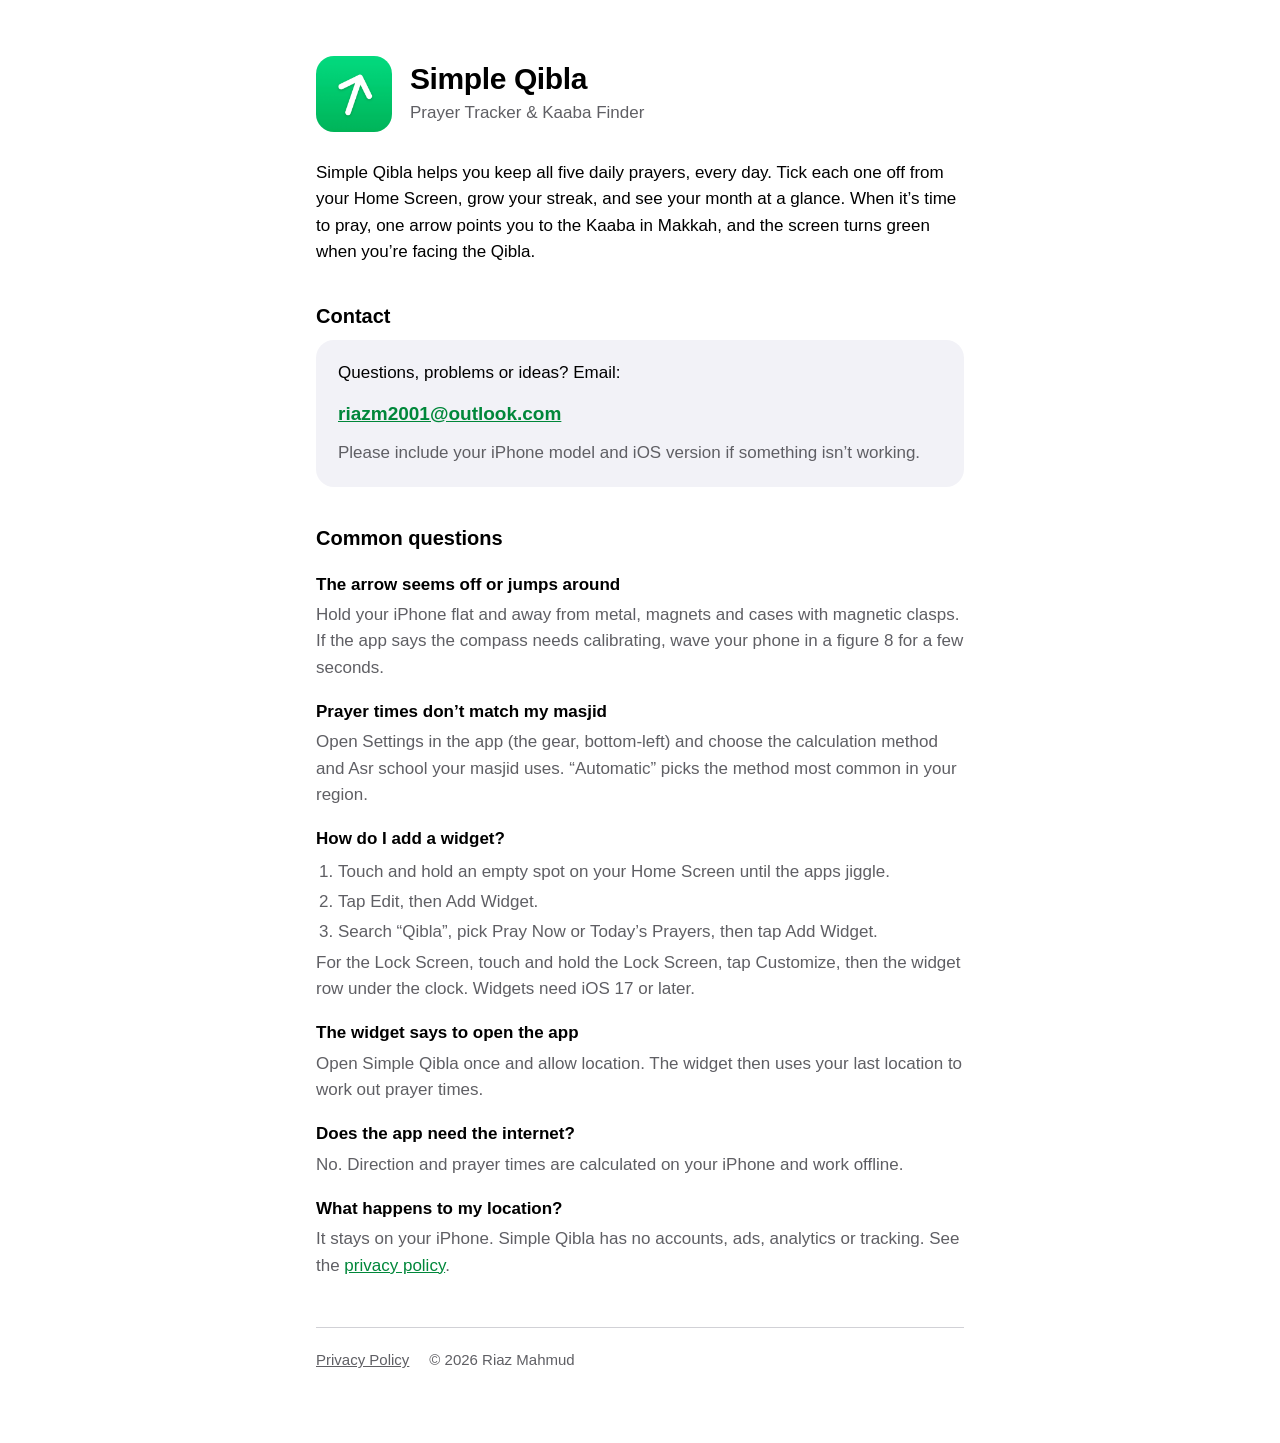
<file: index.html>
<!doctype html>
<html lang="en">
<head>
<meta charset="utf-8">
<meta name="viewport" content="width=device-width, initial-scale=1">
<title>Simple Qibla Support</title>
<meta name="description" content="Help and contact for Simple Qibla, the iPhone app that points you to the Kaaba and tracks your five daily prayers.">
<link rel="icon" href="icon.png">
<link rel="apple-touch-icon" href="icon.png">
<link rel="stylesheet" href="style.css">
</head>
<body>
<main>
  <header>
    <img src="icon.png" alt="">
    <div>
      <h1>Simple Qibla</h1>
      <p class="sub">Prayer Tracker &amp; Kaaba Finder</p>
    </div>
  </header>

  <p>Simple Qibla helps you keep all five daily prayers, every day. Tick each one off from your Home Screen, grow your streak, and see your month at a glance. When it’s time to pray, one arrow points you to the Kaaba in Makkah, and the screen turns green when you’re facing the Qibla.</p>

  <h2>Contact</h2>
  <div class="card">
    <p>Questions, problems or ideas? Email:</p>
    <p class="contact"><a href="mailto:riazm2001@outlook.com?subject=Simple%20Qibla">riazm2001@outlook.com</a></p>
    <p class="muted">Please include your iPhone model and iOS version if something isn’t working.</p>
  </div>

  <h2>Common questions</h2>
  <dl>
    <dt>The arrow seems off or jumps around</dt>
    <dd>Hold your iPhone flat and away from metal, magnets and cases with magnetic clasps. If the app says the compass needs calibrating, wave your phone in a figure 8 for a few seconds.</dd>

    <dt>Prayer times don’t match my masjid</dt>
    <dd>Open Settings in the app (the gear, bottom-left) and choose the calculation method and Asr school your masjid uses. “Automatic” picks the method most common in your region.</dd>

    <dt>How do I add a widget?</dt>
    <dd>
      <ol>
        <li>Touch and hold an empty spot on your Home Screen until the apps jiggle.</li>
        <li>Tap Edit, then Add Widget.</li>
        <li>Search “Qibla”, pick Pray Now or Today’s Prayers, then tap Add Widget.</li>
      </ol>
      For the Lock Screen, touch and hold the Lock Screen, tap Customize, then the widget row under the clock. Widgets need iOS 17 or later.
    </dd>

    <dt>The widget says to open the app</dt>
    <dd>Open Simple Qibla once and allow location. The widget then uses your last location to work out prayer times.</dd>

    <dt>Does the app need the internet?</dt>
    <dd>No. Direction and prayer times are calculated on your iPhone and work offline.</dd>

    <dt>What happens to my location?</dt>
    <dd>It stays on your iPhone. Simple Qibla has no accounts, ads, analytics or tracking. See the <a href="privacy.html">privacy policy</a>.</dd>
  </dl>

  <footer>
    <a href="privacy.html">Privacy Policy</a>
    <span>© 2026 Riaz Mahmud</span>
  </footer>
</main>
</body>
</html>
</file>
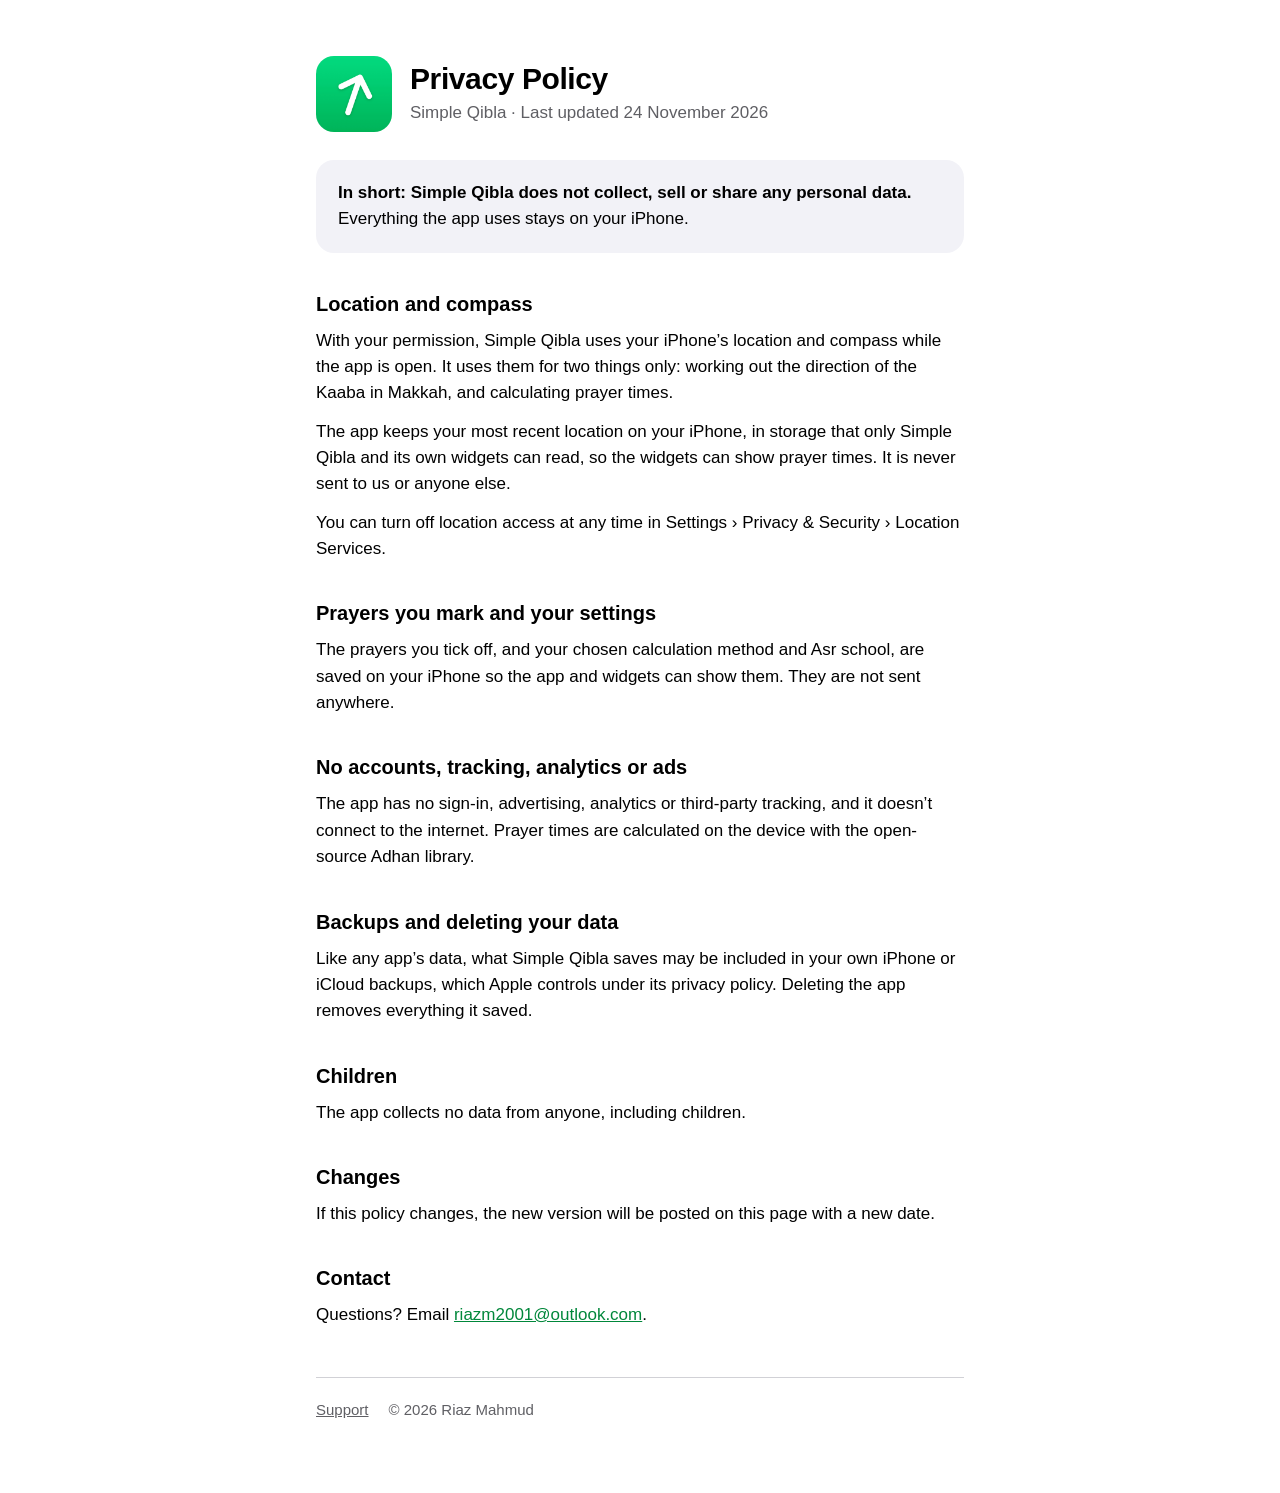
<file: privacy.html>
<!doctype html>
<html lang="en">
<head>
<meta charset="utf-8">
<meta name="viewport" content="width=device-width, initial-scale=1">
<title>Simple Qibla Privacy</title>
<meta name="description" content="Privacy policy for the Simple Qibla iPhone app.">
<link rel="icon" href="icon.png">
<link rel="stylesheet" href="style.css">
</head>
<body>
<main>
  <header>
    <img src="icon.png" alt="">
    <div>
      <h1>Privacy Policy</h1>
      <p class="sub">Simple Qibla · Last updated 24 November 2026</p>
    </div>
  </header>

  <div class="card">
    <p><strong>In short: Simple Qibla does not collect, sell or share any personal data.</strong> Everything the app uses stays on your iPhone.</p>
  </div>

  <h2>Location and compass</h2>
  <p>With your permission, Simple Qibla uses your iPhone’s location and compass while the app is open. It uses them for two things only: working out the direction of the Kaaba in Makkah, and calculating prayer times.</p>
  <p>The app keeps your most recent location on your iPhone, in storage that only Simple Qibla and its own widgets can read, so the widgets can show prayer times. It is never sent to us or anyone else.</p>
  <p>You can turn off location access at any time in Settings › Privacy &amp; Security › Location Services.</p>

  <h2>Prayers you mark and your settings</h2>
  <p>The prayers you tick off, and your chosen calculation method and Asr school, are saved on your iPhone so the app and widgets can show them. They are not sent anywhere.</p>

  <h2>No accounts, tracking, analytics or ads</h2>
  <p>The app has no sign-in, advertising, analytics or third-party tracking, and it doesn’t connect to the internet. Prayer times are calculated on the device with the open-source Adhan library.</p>

  <h2>Backups and deleting your data</h2>
  <p>Like any app’s data, what Simple Qibla saves may be included in your own iPhone or iCloud backups, which Apple controls under its privacy policy. Deleting the app removes everything it saved.</p>

  <h2>Children</h2>
  <p>The app collects no data from anyone, including children.</p>

  <h2>Changes</h2>
  <p>If this policy changes, the new version will be posted on this page with a new date.</p>

  <h2>Contact</h2>
  <p>Questions? Email <a href="mailto:riazm2001@outlook.com?subject=Simple%20Qibla%20privacy">riazm2001@outlook.com</a>.</p>

  <footer>
    <a href="./">Support</a>
    <span>© 2026 Riaz Mahmud</span>
  </footer>
</main>
</body>
</html>
</file>
<file: style.css>
:root {
  --bg: #ffffff;
  --text: #000000;
  --muted: #5f5f64;
  --card: #f2f2f7;
  --line: #d1d1d6;
  --green: #00c254;
  --green-text: #00873a;
  color-scheme: light;
}
@media (prefers-color-scheme: dark) {
  :root {
    --bg: #000000;
    --text: #ffffff;
    --muted: #a1a1a6;
    --card: #1c1c1e;
    --line: #38383a;
    --green-text: #30d158;
    color-scheme: dark;
  }
}
* { box-sizing: border-box; }
body {
  margin: 0;
  background: var(--bg);
  color: var(--text);
  font: 17px/1.55 -apple-system, BlinkMacSystemFont, "SF Pro Text", "Helvetica Neue", Arial, sans-serif;
  -webkit-text-size-adjust: 100%;
}
main { max-width: 680px; margin: 0 auto; padding: 56px 16px 72px; }
a { color: var(--green-text); }
a:hover { text-decoration-thickness: 2px; }
header { display: flex; gap: 18px; align-items: center; margin-bottom: 28px; }
header img { width: 76px; height: 76px; border-radius: 18px; flex-shrink: 0; }
h1 { font-size: 30px; line-height: 1.15; letter-spacing: -0.4px; margin: 0; }
.sub { margin: 4px 0 0; color: var(--muted); }
h2 { font-size: 20px; margin: 36px 0 8px; }
p { margin: 0 0 12px; }
.muted { color: var(--muted); }
.card { background: var(--card); border-radius: 18px; padding: 20px 22px; margin: 8px 0 0; }
.card p:last-child { margin-bottom: 0; }
.contact { font-size: 19px; font-weight: 600; word-break: break-all; }
dl { margin: 0; }
dt { font-weight: 600; margin-top: 18px; }
dd { margin: 4px 0 0; color: var(--muted); }
ol { padding-left: 22px; margin: 6px 0 0; }
li { margin: 4px 0; }
footer { margin-top: 48px; padding-top: 20px; border-top: 1px solid var(--line); font-size: 15px; color: var(--muted); display: flex; flex-wrap: wrap; gap: 8px 20px; }
footer a { color: var(--muted); }
</file>
